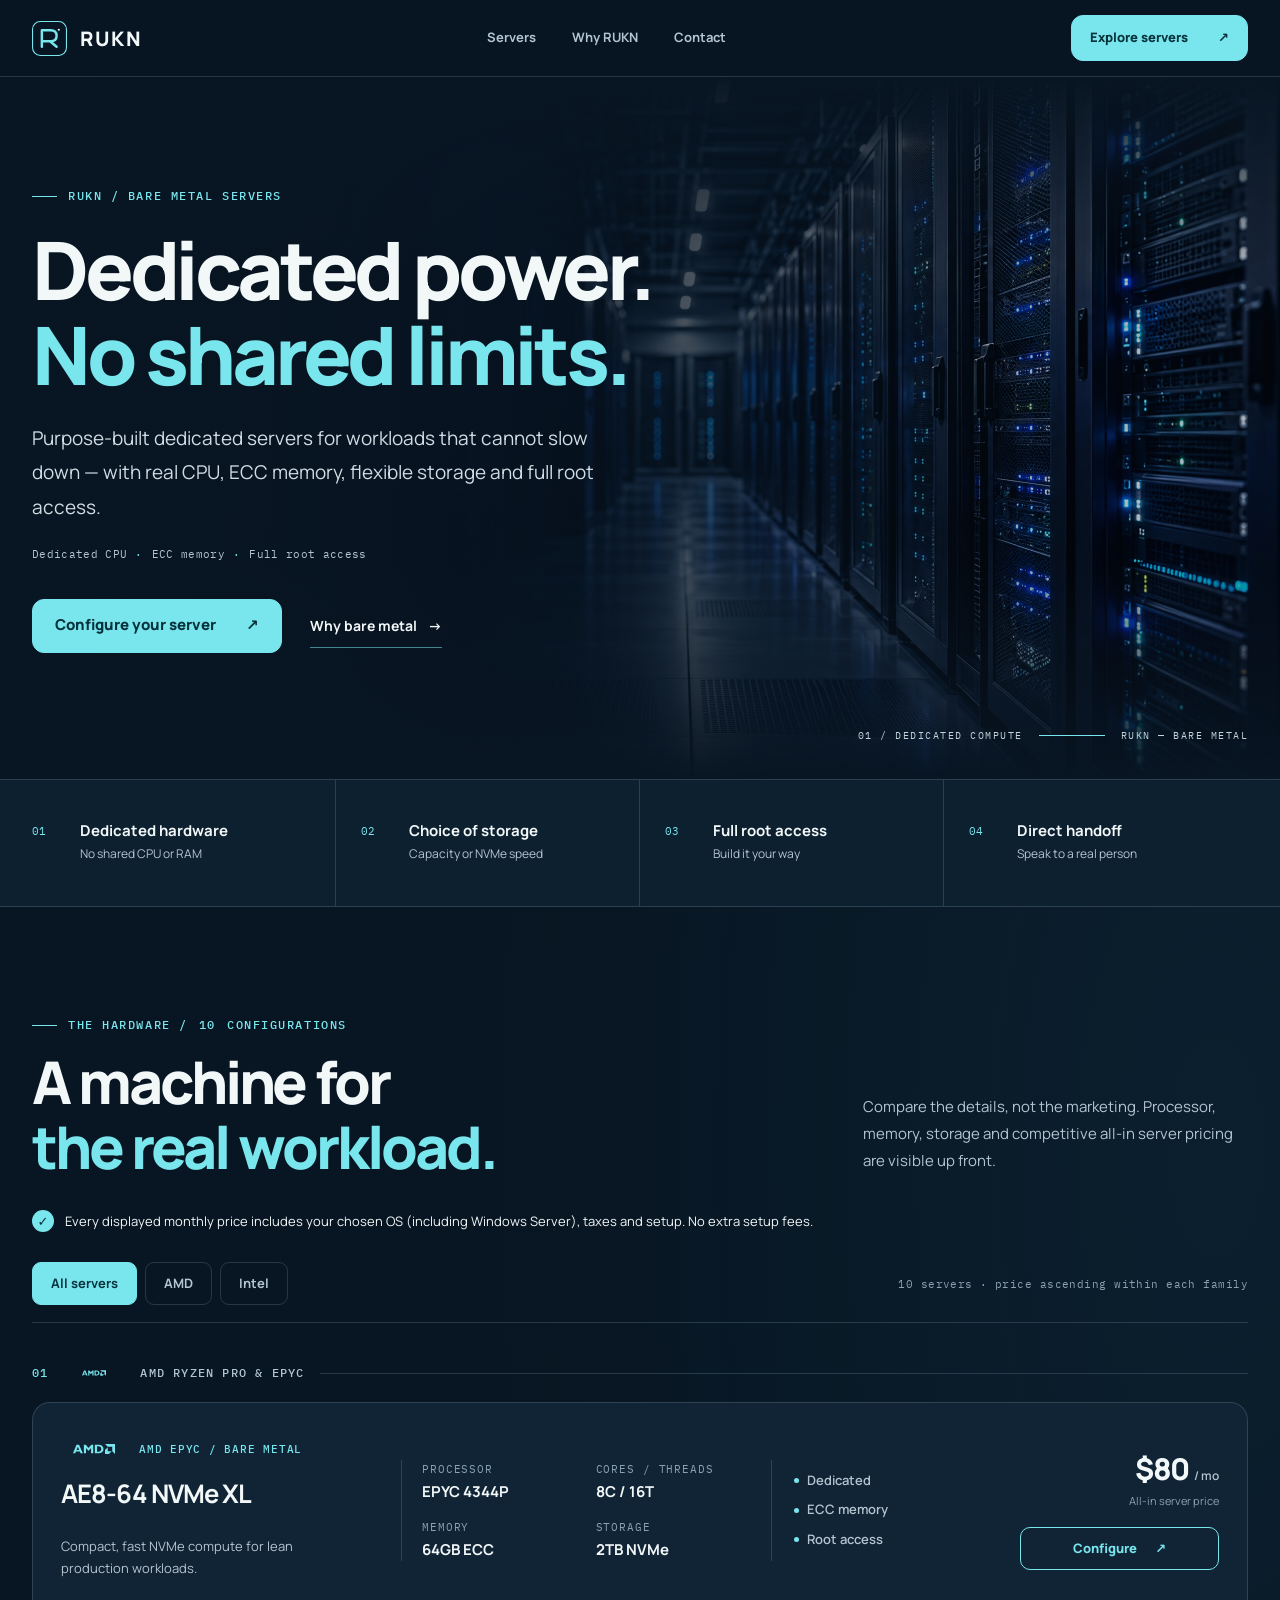
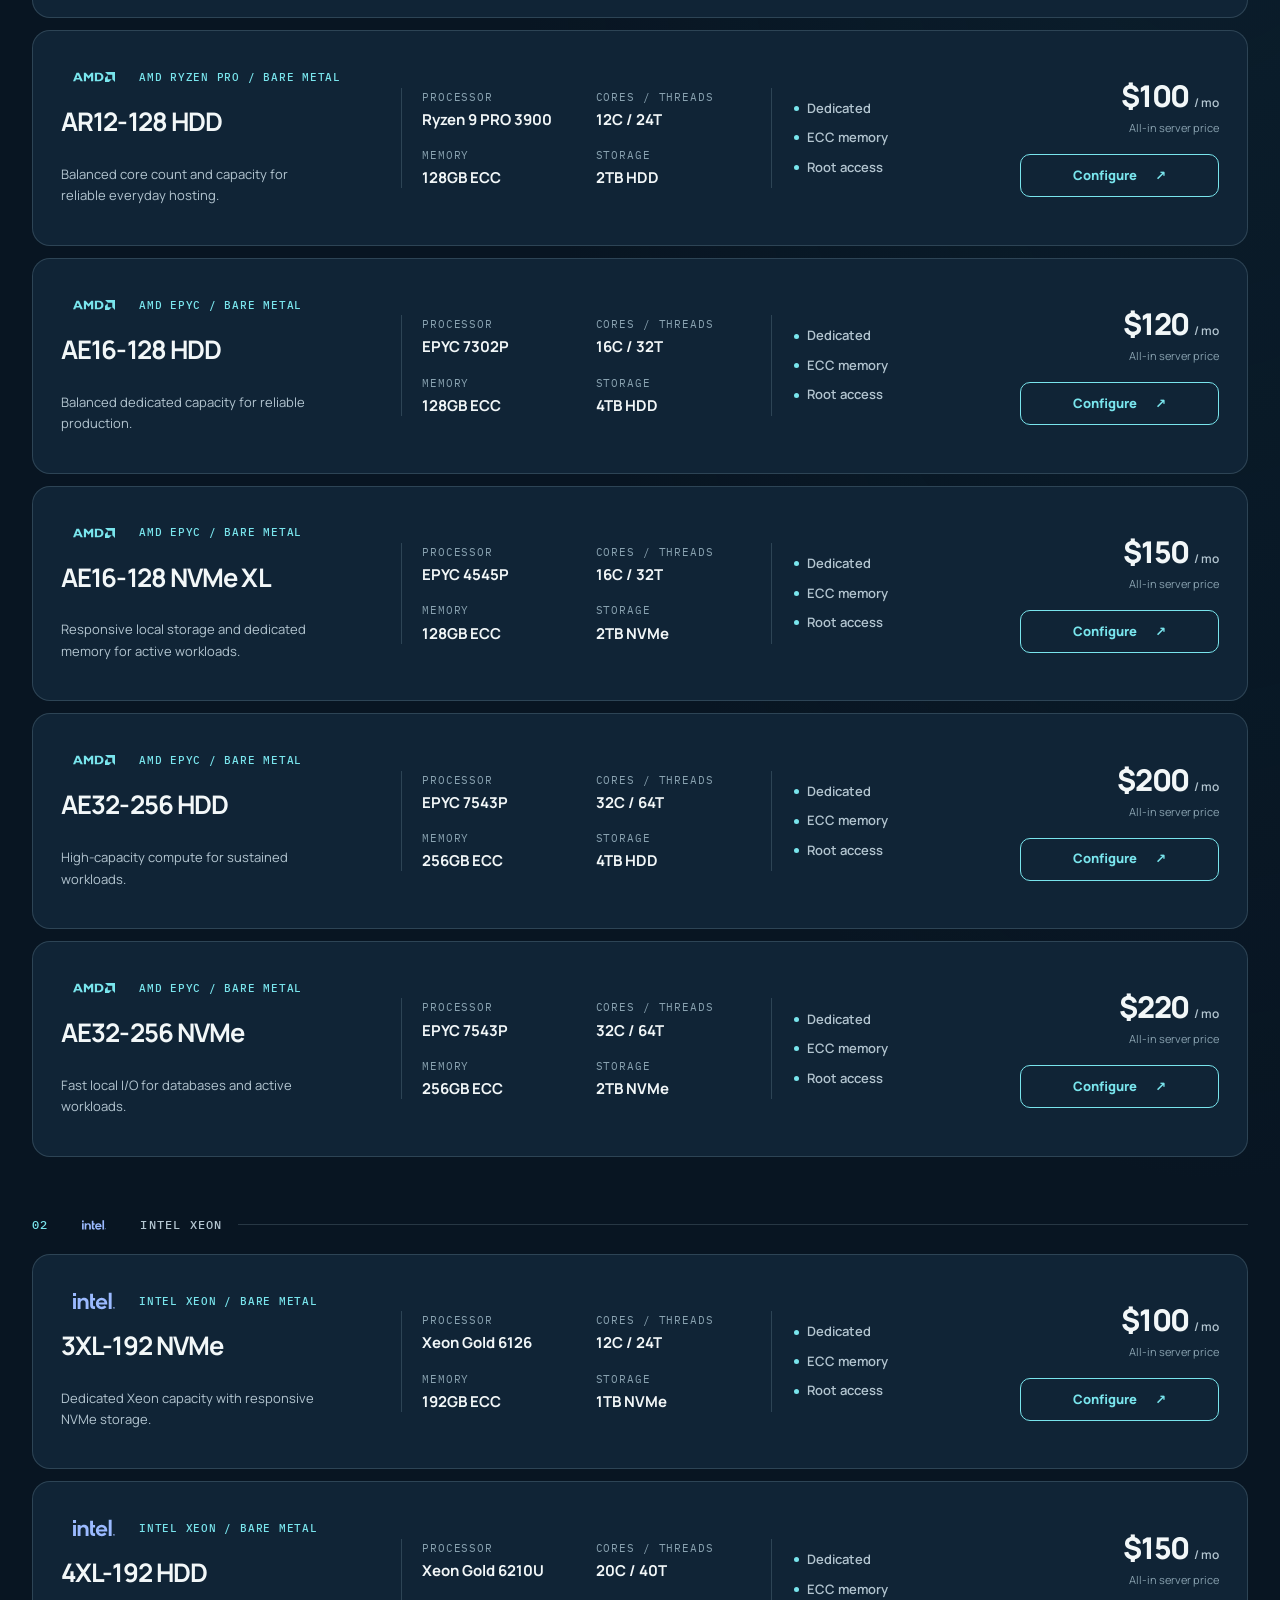
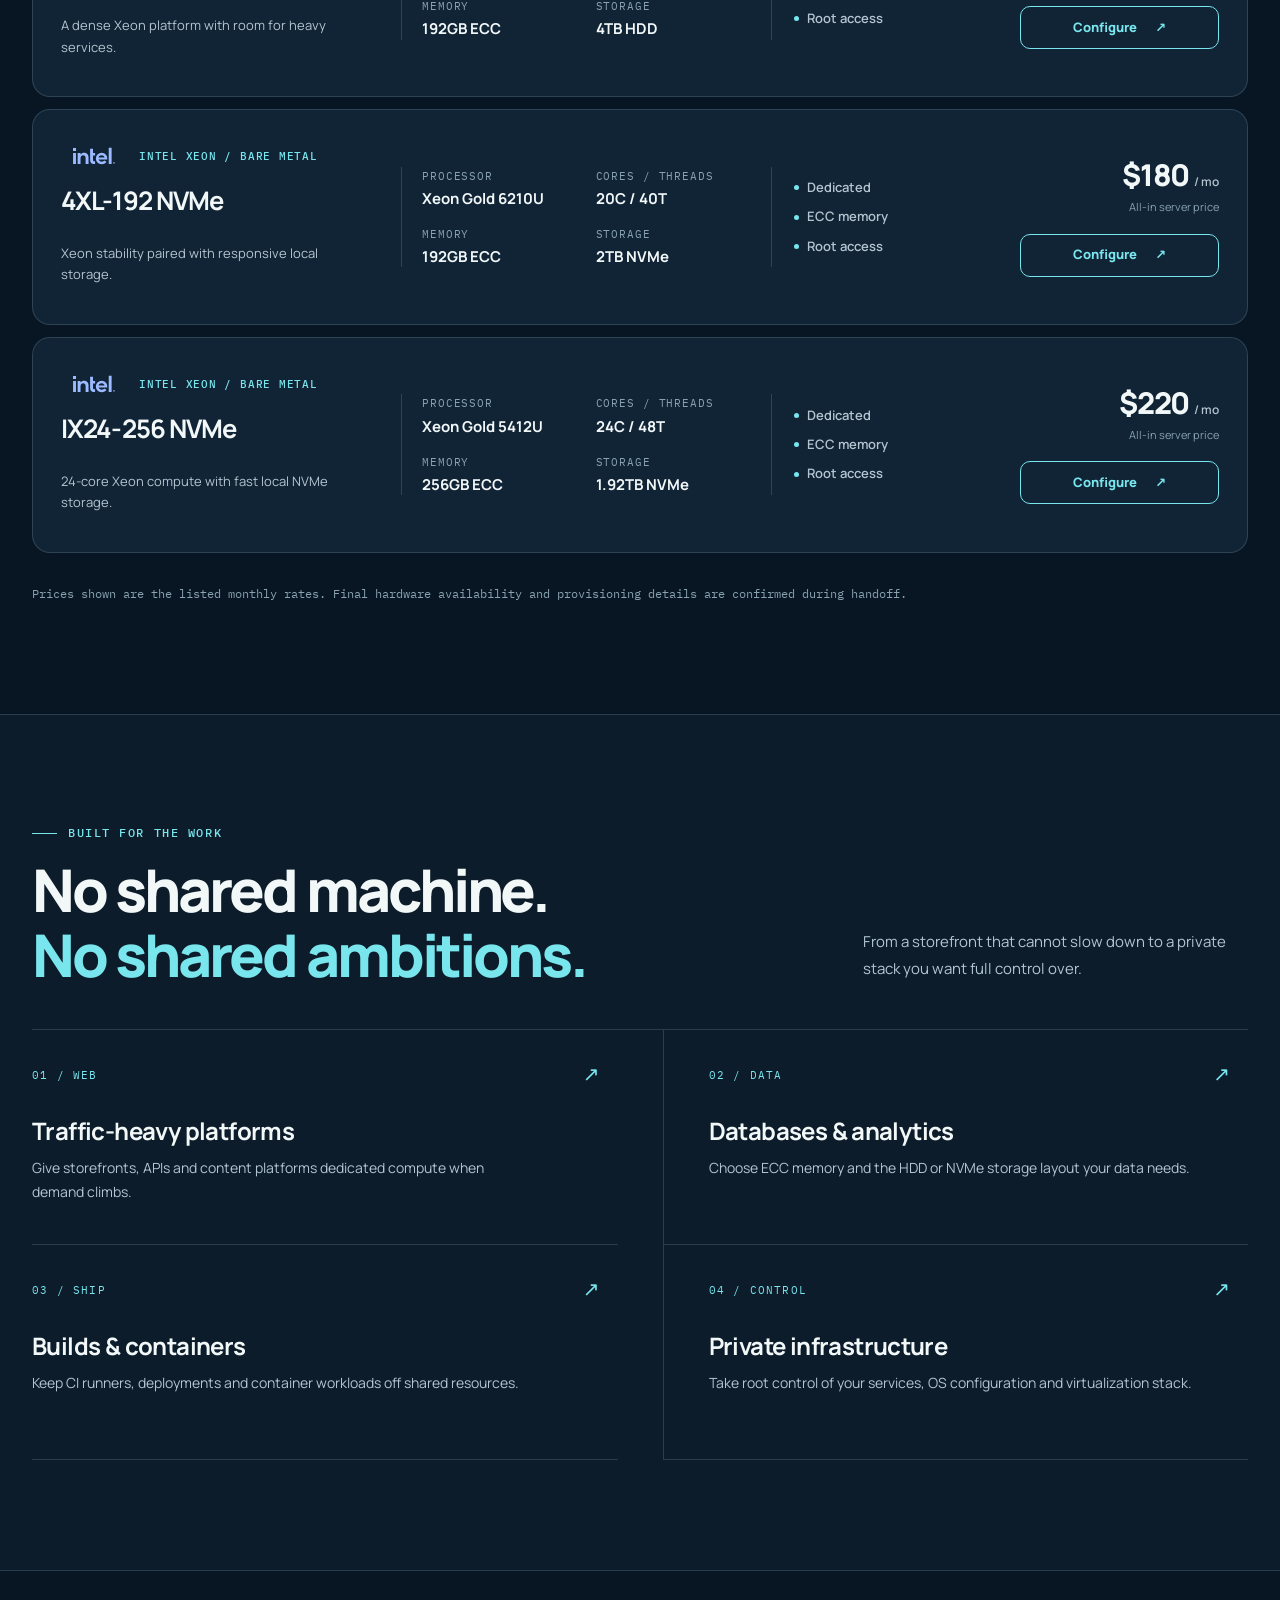
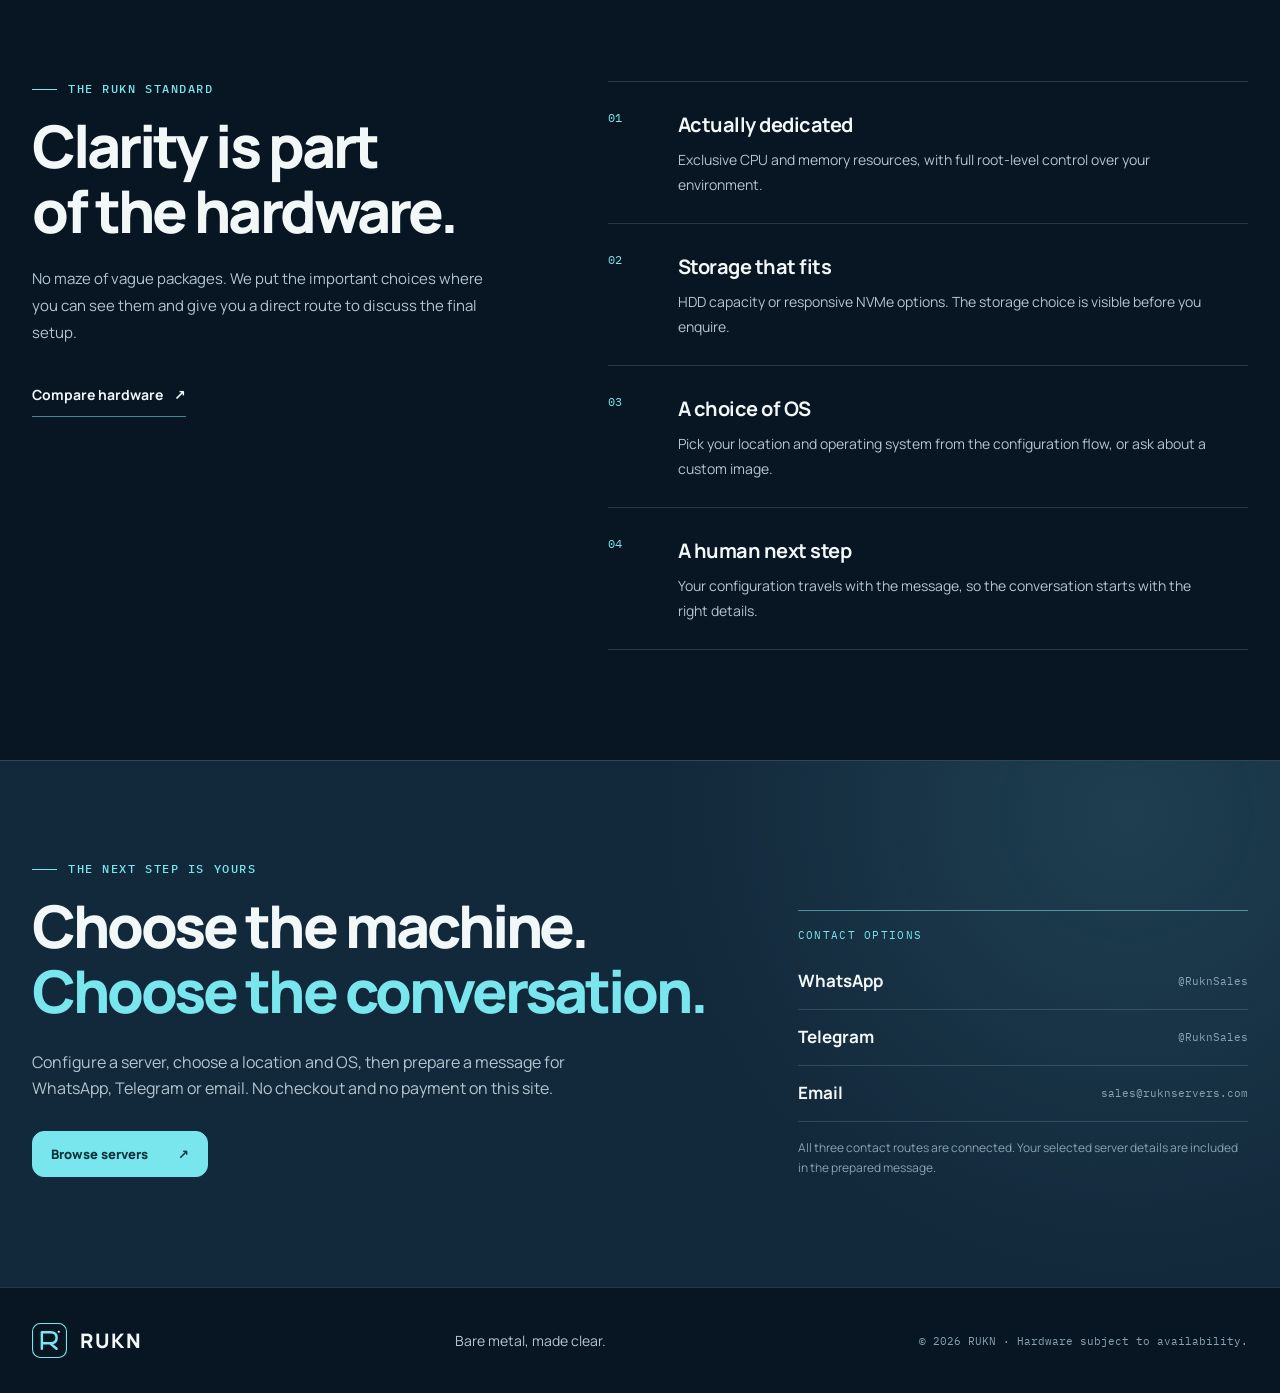
<file: index.html>
<!doctype html>
<html lang="en">
<head>
  <meta charset="utf-8">
  <meta name="viewport" content="width=device-width, initial-scale=1">
  <meta name="theme-color" content="#081522">
  <meta name="description" content="Compare RUKN dedicated bare metal servers with AMD and Intel CPUs, ECC RAM, NVMe storage, full root access and clear monthly pricing. Contact sales directly.">
  <meta name="keywords" content="dedicated servers, bare metal servers, AMD dedicated servers, Intel Xeon dedicated servers, NVMe dedicated servers, ECC RAM servers, root access servers, RUKN servers">
  <meta name="robots" content="index, follow, max-image-preview:large">
  <meta name="author" content="RUKN"><meta name="application-name" content="RUKN Dedicated Servers">
  <meta name="referrer" content="strict-origin-when-cross-origin">
  <link rel="canonical" href="https://ruknservers.com/">
  <meta property="og:type" content="website">
  <meta property="og:site_name" content="RUKN">
  <meta property="og:locale" content="en_US">
  <meta property="og:title" content="Dedicated Bare Metal Servers | AMD &amp; Intel | RUKN">
  <meta property="og:description" content="Compare RUKN dedicated bare metal servers with AMD and Intel CPUs, ECC RAM, NVMe storage and clear monthly pricing.">
  <meta property="og:url" content="https://ruknservers.com/">
  <meta property="og:image" content="https://ruknservers.com/assets/hero-datacenter.png">
  <meta property="og:image:secure_url" content="https://ruknservers.com/assets/hero-datacenter.png">
  <meta property="og:image:type" content="image/png">
  <meta property="og:image:width" content="2560">
  <meta property="og:image:height" content="1440">
  <meta property="og:image:alt" content="RUKN dedicated bare metal servers in a data center">
  <meta name="twitter:card" content="summary_large_image">
  <meta name="twitter:title" content="Dedicated Bare Metal Servers | AMD &amp; Intel | RUKN">
  <meta name="twitter:description" content="Compare RUKN dedicated bare metal servers with AMD and Intel CPUs, ECC RAM, NVMe storage and clear monthly pricing.">
  <meta name="twitter:image" content="https://ruknservers.com/assets/hero-datacenter.png">
  <meta name="twitter:image:alt" content="RUKN dedicated bare metal servers">
  <title>Dedicated Bare Metal Servers | AMD &amp; Intel | RUKN</title>
  <!-- Google tag (gtag.js) -->
  <script async src="https://www.googletagmanager.com/gtag/js?id=G-X8VDVF9PNL"></script>
  <script>
    window.dataLayer = window.dataLayer || [];
    function gtag(){dataLayer.push(arguments);}
    gtag('js', new Date());
    gtag('config', 'G-X8VDVF9PNL');
    gtag('config', 'AW-10878250469');
  </script>
  <script type="application/ld+json">
  {
    "@context": "https://schema.org",
    "@type": "Organization",
    "name": "RUKN",
    "url": "https://ruknservers.com/",
    "description": "Dedicated bare metal servers with AMD and Intel CPUs, ECC RAM, NVMe storage, full root access and direct sales contact.",
    "logo": "https://ruknservers.com/assets/icons/rukn-mark.svg",
    "email": "mailto:sales@ruknservers.com",
    "sameAs": ["https://t.me/RuknSales", "https://wa.me/RuknSales"]
  }
  </script>

  <link rel="icon" type="image/svg+xml" href="/assets/icons/rukn-mark-round.svg?v=20261007-1">
  <link rel="preconnect" href="https://fonts.googleapis.com">
  <link rel="preconnect" href="https://fonts.gstatic.com" crossorigin>
  <link rel="stylesheet" href="https://fonts.googleapis.com/css2?family=IBM+Plex+Mono:wght@400;500;600&family=Manrope:wght@400;500;600;700;800&display=swap">
  <link rel="stylesheet" href="/assets/styles.css?v=20261002-hero-motion-v6">
  <script src="/assets/app.js?v=20261007-contact-conversions-v1" defer></script>
</head>
<body>
  <a class="skip-link" href="#main">Skip to content</a>
  <header class="site-header">
    <div class="container nav">
      <a class="brand" href="#top" aria-label="RUKN home"><span class="brand-mark" aria-hidden="true"><img src="/assets/icons/rukn-mark.svg?v=2" alt="" width="35" height="35"></span><span class="brand-word">RUKN</span></a>
      <nav class="nav-links" aria-label="Main navigation"><a href="#servers">Servers</a><a href="#standard">Why RUKN</a><a href="#contact">Contact</a></nav>
      <a class="nav-cta" href="#servers">Explore servers <span aria-hidden="true">↗</span></a>
    </div>
  </header>

  <main id="main">
    <section class="hero" id="top" aria-labelledby="hero-title">
      <div class="hero-art" aria-hidden="true"></div>
      <div class="container hero-inner">
        <div class="hero-content">
          <div class="eyebrow"><span class="eyebrow-dot"></span>RUKN / BARE METAL SERVERS</div>
          <h1 id="hero-title">Dedicated power.<br><em>No shared limits.</em></h1>
          <p class="hero-copy">Purpose-built dedicated servers for workloads that cannot slow down — with real CPU, ECC memory, flexible storage and full root access.</p>
          <div class="hero-proof" aria-label="Dedicated server benefits"><span>Dedicated CPU</span><span>ECC memory</span><span>Full root access</span></div>
          <div class="hero-actions"><a class="button-primary" href="#servers">Configure your server <span aria-hidden="true">↗</span></a><a class="button-text" href="#standard">Why bare metal <span aria-hidden="true">→</span></a></div>
        </div>
        <div class="hero-caption" aria-hidden="true"><span>01 / DEDICATED COMPUTE</span><span class="caption-line"></span><span>RUKN — BARE METAL</span></div>
      </div>
    </section>

    <section class="trust-bar" aria-label="RUKN service fundamentals"><div class="container trust-inner">
      <div><span class="trust-number">01</span><strong>Dedicated hardware</strong><small>No shared CPU or RAM</small></div>
      <div><span class="trust-number">02</span><strong>Choice of storage</strong><small>Capacity or NVMe speed</small></div>
      <div><span class="trust-number">03</span><strong>Full root access</strong><small>Build it your way</small></div>
      <div><span class="trust-number">04</span><strong>Direct handoff</strong><small>Speak to a real person</small></div>
    </div></section>

    <section class="catalog section" id="servers" aria-labelledby="catalog-title"><div class="container">
      <div class="section-head"><div><div class="eyebrow">THE HARDWARE / <span id="totalCount">10</span> CONFIGURATIONS</div><h2 id="catalog-title">A machine for<br><em>the real workload.</em></h2></div><p>Compare the details, not the marketing. Processor, memory, storage and competitive all-in server pricing are visible up front.</p></div>
      <p class="pricing-inclusion"><span aria-hidden="true">✓</span>Every displayed monthly price includes your chosen OS (including Windows Server), taxes and setup. No extra setup fees.</p>
      <div class="catalog-toolbar"><div class="catalog-nav" role="group" aria-label="Filter server families"><button class="filter-button active" type="button" data-filter="all" aria-pressed="true">All servers</button><button class="filter-button" type="button" data-filter="amd" aria-pressed="false">AMD</button><button class="filter-button" type="button" data-filter="intel" aria-pressed="false">Intel</button></div><p class="catalog-sort" id="catalogCount" aria-live="polite">10 servers · price ascending within each family</p></div>
      <div class="catalog-group" id="amdGroup"><div class="group-heading"><span class="group-number">01</span><img src="/assets/icons/amd.svg?v=2" width="60" height="24" alt="AMD"><span>AMD Ryzen PRO &amp; EPYC</span><span class="group-rule"></span></div><div class="product-list" id="amdList"></div></div>
      <div class="catalog-group" id="intelGroup"><div class="group-heading"><span class="group-number">02</span><img src="/assets/icons/intel.svg?v=2" width="60" height="24" alt="Intel"><span>Intel Xeon</span><span class="group-rule"></span></div><div class="product-list" id="intelList"></div></div>
      <p class="catalog-disclaimer">Prices shown are the listed monthly rates. Final hardware availability and provisioning details are confirmed during handoff.</p>
    </div></section>

    <section class="use-section section" aria-labelledby="use-title"><div class="container"><div class="section-head section-head-compact"><div><div class="eyebrow">BUILT FOR THE WORK</div><h2 id="use-title">No shared machine.<br><em>No shared ambitions.</em></h2></div><p>From a storefront that cannot slow down to a private stack you want full control over.</p></div>
      <div class="use-grid">
        <a class="use-card" href="#servers"><span>01 / WEB</span><h3>Traffic-heavy platforms</h3><p>Give storefronts, APIs and content platforms dedicated compute when demand climbs.</p><i aria-hidden="true">↗</i></a>
        <a class="use-card" href="#servers"><span>02 / DATA</span><h3>Databases &amp; analytics</h3><p>Choose ECC memory and the HDD or NVMe storage layout your data needs.</p><i aria-hidden="true">↗</i></a>
        <a class="use-card" href="#servers"><span>03 / SHIP</span><h3>Builds &amp; containers</h3><p>Keep CI runners, deployments and container workloads off shared resources.</p><i aria-hidden="true">↗</i></a>
        <a class="use-card" href="#servers"><span>04 / CONTROL</span><h3>Private infrastructure</h3><p>Take root control of your services, OS configuration and virtualization stack.</p><i aria-hidden="true">↗</i></a>
      </div>
    </div></section>

    <section class="standard-section section" id="standard" aria-labelledby="standard-title"><div class="container standard-layout"><div class="standard-intro"><div class="eyebrow">THE RUKN STANDARD</div><h2 id="standard-title">Clarity is part<br>of the hardware.</h2><p>No maze of vague packages. We put the important choices where you can see them and give you a direct route to discuss the final setup.</p><a class="inline-link" href="#servers">Compare hardware <span aria-hidden="true">↗</span></a></div><div class="standard-list"><article><span>01</span><div><h3>Actually dedicated</h3><p>Exclusive CPU and memory resources, with full root-level control over your environment.</p></div></article><article><span>02</span><div><h3>Storage that fits</h3><p>HDD capacity or responsive NVMe options. The storage choice is visible before you enquire.</p></div></article><article><span>03</span><div><h3>A choice of OS</h3><p>Pick your location and operating system from the configuration flow, or ask about a custom image.</p></div></article><article><span>04</span><div><h3>A human next step</h3><p>Your configuration travels with the message, so the conversation starts with the right details.</p></div></article></div></div></section>

    <section class="contact-section" id="contact" aria-labelledby="contact-title"><div class="container contact-layout"><div><div class="eyebrow">THE NEXT STEP IS YOURS</div><h2 id="contact-title">Choose the machine.<br><em>Choose the conversation.</em></h2><p>Configure a server, choose a location and OS, then prepare a message for WhatsApp, Telegram or email. No checkout and no payment on this site.</p><a class="button-primary" href="#servers">Browse servers <span aria-hidden="true">↗</span></a></div><div class="contact-rail"><span class="contact-rail-title">CONTACT OPTIONS</span><div class="contact-route">WhatsApp <span>@RuknSales</span></div><div class="contact-route">Telegram <span>@RuknSales</span></div><div class="contact-route">Email <span>sales@ruknservers.com</span></div><small>All three contact routes are connected. Your selected server details are included in the prepared message.</small></div></div></section>
  </main>
  <footer class="site-footer"><div class="container footer-inner"><a class="brand" href="#top" aria-label="RUKN, back to top"><span class="brand-mark" aria-hidden="true"><img src="/assets/icons/rukn-mark.svg?v=2" alt="" width="35" height="35"></span><span class="brand-word">RUKN</span></a><p>Bare metal, made clear.</p><small>© 2026 RUKN · Hardware subject to availability.</small></div></footer>

  <dialog class="order-dialog" id="orderDialog" aria-labelledby="orderTitle" aria-describedby="orderDescription"><div class="order-shell">
    <div class="order-top"><div><div class="eyebrow">CONFIGURE YOUR SERVER</div><h2 id="orderTitle">Server</h2><p id="orderDescription">Choose your preferences and prepare your message. No payment is taken here.</p></div><button class="dialog-close" type="button" data-close-order aria-label="Close configuration dialog">×</button></div>
    <aside class="order-selected" aria-label="Order summary"><span class="selected-label">ORDER SUMMARY</span><div class="order-hero-line"><strong id="orderHardware">—</strong><span class="order-selected-price" id="summaryPrice">—</span></div><small class="order-inclusion">Chosen OS (including Windows), taxes &amp; setup included</small></aside>
    <fieldset class="order-fieldset" id="locationField">
      <legend><span>01</span> Server location</legend>
      <div class="location-choice" role="radiogroup" aria-label="Select server country">
        <label><input type="radio" name="country" value="USA"><span class="location-option"><img src="/assets/icons/flags/us.svg?v=1" alt="" width="24" height="16"><span class="location-name">USA</span></span></label>
        <label><input type="radio" name="country" value="Germany"><span class="location-option"><img src="/assets/icons/flags/de.svg?v=1" alt="" width="24" height="16"><span class="location-name">Germany</span></span></label>
        <label><input type="radio" name="country" value="Spain"><span class="location-option"><img src="/assets/icons/flags/es.svg?v=1" alt="" width="24" height="16"><span class="location-name">Spain</span></span></label>
        <label><input type="radio" name="country" value="France"><span class="location-option"><img src="/assets/icons/flags/fr.svg?v=1" alt="" width="24" height="16"><span class="location-name">France</span></span></label>
        <label><input type="radio" name="country" value="UK"><span class="location-option"><img src="/assets/icons/flags/gb.svg?v=1" alt="" width="24" height="16"><span class="location-name">UK</span></span></label>
      </div>
    </fieldset>
    <fieldset class="order-fieldset" id="osField"><legend><span>02</span> Operating system</legend><p class="field-help">Tap an OS to select it, then choose a version if needed.</p><input type="hidden" id="os" value=""><div class="os-choice" role="group" aria-label="Choose operating system"><div class="os-tile" data-os-family="Ubuntu"><button type="button" class="os-family-button" aria-pressed="false"><img src="/assets/icons/ubuntu.svg?v=2" alt="" width="24" height="24"><span>Ubuntu</span></button><select class="os-version-select" aria-label="Ubuntu version"><option>24.04 LTS</option><option>26.04 LTS</option></select></div><div class="os-tile" data-os-family="Debian"><button type="button" class="os-family-button" aria-pressed="false"><img src="/assets/icons/debian.svg?v=2" alt="" width="24" height="24"><span>Debian</span></button><select class="os-version-select" aria-label="Debian version"><option>12</option><option>13</option></select></div><div class="os-tile" data-os-family="AlmaLinux"><button type="button" class="os-family-button" aria-pressed="false"><img src="/assets/icons/almalinux.svg?v=2" alt="" width="24" height="24"><span>AlmaLinux</span></button><select class="os-version-select" aria-label="AlmaLinux version"><option>9</option></select></div><div class="os-tile" data-os-family="Windows"><button type="button" class="os-family-button" aria-pressed="false"><span class="windows-logo" aria-hidden="true"><i></i><i></i><i></i><i></i></span><span>Windows</span></button><select class="os-version-select" aria-label="Windows Server version"><option>Server 2025</option><option>Server 2022</option></select></div><button type="button" class="os-custom" data-os="Other / Custom" aria-pressed="false"><span class="os-custom-icon" aria-hidden="true">+</span><span>Other<small>Custom image</small></span></button></div></fieldset>
    <fieldset class="order-fieldset" id="channelField"><legend><span>03</span> Preferred contact</legend><div class="channel-choice" role="group" aria-label="Choose contact channel"><button class="channel-card" type="button" data-channel="whatsapp" aria-pressed="false"><span class="channel-icon whatsapp-icon" aria-hidden="true"><svg viewBox="0 0 24 24"><path d="M12 3a8.8 8.8 0 0 0-7.6 13.3L3 21l4.9-1.3A9 9 0 1 0 12 3Z"/><path d="M8.4 8.2c.2-.3.4-.3.7.1l.6 1.4c.1.2.1.4-.1.6l-.5.6c.6 1.1 1.5 2 2.6 2.6l.6-.5c.2-.2.4-.2.6-.1l1.4.6c.3.1.4.3.4.5v.5c0 .3-.1.5-.3.7-.3.3-.8.5-1.3.5-1.1 0-2.8-.8-4.1-2.1s-2.1-3-2.1-4.1c0-.5.2-1 .5-1.3Z"/></svg></span><strong>WhatsApp</strong><small>Direct message</small></button><button class="channel-card" type="button" data-channel="telegram" aria-pressed="false"><span class="channel-icon telegram-icon" aria-hidden="true"><svg viewBox="0 0 24 24"><path d="m21 4-17.5 6.8c-.8.3-.8 1.4 0 1.7l4.3 1.4 1.7 5.4c.2.7 1.1.9 1.6.4l2.4-2.4 4.5 3.3c.6.4 1.4.1 1.6-.6L22 5.2c.2-.8-.4-1.5-1-1.2Z"/><path d="m8 13.9 8.7-6.1"/></svg></span><strong>Telegram</strong><small>Direct message</small></button><button class="channel-card" type="button" data-channel="email" aria-pressed="false"><span class="channel-icon email-icon" aria-hidden="true">✉</span><strong>Email</strong><small>Open email draft</small></button></div></fieldset>
    <div class="order-bottom"><div class="order-mini-summary"><span id="summaryServer">Server</span><small id="selectionSummary">Choose your location, OS and contact</small></div><p class="form-error" id="formError" role="alert"></p><button class="dialog-submit" type="button" id="sendOrder" disabled>Choose a contact method <span aria-hidden="true">↗</span></button><div class="form-success" id="formSuccess" role="status" aria-live="polite"></div><p class="contact-note">Select a channel to continue · WhatsApp @RuknSales · Telegram @RuknSales · sales@ruknservers.com</p></div>
  </div></dialog>
</body>
</html>
</file>
<file: assets/styles.css>
:root {
  --ink: #081522;
  --ink-soft: #0d1e2e;
  --surface: #122639;
  --surface-high: #193248;
  --line: rgba(191, 222, 238, .17);
  --line-hot: rgba(121, 229, 237, .55);
  --text: #f2f7f8;
  --muted: #b3c5d0;
  --subtle: #89a2b0;
  --accent: #79e5ed;
  --accent-ink: #06323c;
  --accent-soft: rgba(121, 229, 237, .11);
  --danger: #ffafa4;
  --max: 1320px;
}
* { box-sizing: border-box; }
html { scroll-behavior: smooth; scroll-padding-top: 90px; }
body { margin: 0; background: var(--ink); color: var(--text); font: 400 16px/1.65 'Manrope', system-ui, sans-serif; }
body:has(dialog[open]) { overflow: hidden; }
a { color: inherit; text-decoration: none; }
button, select { font: inherit; }
button { cursor: pointer; }
img, svg { display: block; }
.container { width: min(calc(100% - 64px), var(--max)); margin-inline: auto; }
:focus-visible { outline: 2px solid var(--accent); outline-offset: 3px; }
.skip-link { position: fixed; top: -60px; left: 12px; z-index: 100; padding: 10px 16px; background: var(--accent); color: var(--accent-ink); border-radius: 0 0 12px 12px; font-weight: 800; }
.skip-link:focus { top: 0; }
.eyebrow, .trust-number, .group-heading, .spec-label, .product-kicker, .use-card > span, .standard-list article > span, .catalog-sort, .selected-label, .order-fieldset legend, .contact-rail-title, .contact-note, .hero-caption, .catalog-disclaimer, .site-footer small { font-family: 'IBM Plex Mono', ui-monospace, monospace; }
.eyebrow { display: flex; align-items: center; gap: 11px; color: var(--accent); font-size: 12px; font-weight: 500; letter-spacing: .13em; line-height: 1.4; }
.eyebrow::before { content: ''; flex: 0 0 25px; height: 1px; background: var(--accent); }
.eyebrow-dot { display: none; }

/* Navigation */
.site-header { position: sticky; top: 0; z-index: 30; background: rgba(8, 21, 34, .94); border-bottom: 1px solid var(--line); backdrop-filter: blur(18px); }
.nav { min-height: 76px; display: flex; align-items: center; justify-content: space-between; gap: 28px; }
.brand { display: inline-flex; align-items: center; gap: 13px; white-space: nowrap; }
.brand-mark { width: 35px; height: 35px; flex: 0 0 35px; }
.brand-mark img { width: 35px; height: 35px; }
.brand-word { font-size: 20px; font-weight: 800; letter-spacing: .075em; }
.nav-links { display: flex; align-items: center; gap: 36px; color: var(--muted); font-size: 13px; font-weight: 700; }
.nav-links a:hover { color: var(--accent); }
.nav-cta, .button-primary { display: inline-flex; align-items: center; justify-content: center; gap: 30px; min-height: 46px; border: 1px solid var(--accent); border-radius: 12px; background: var(--accent); color: var(--accent-ink); padding: 11px 18px; font-size: 13px; font-weight: 800; white-space: nowrap; transition: background .2s ease, transform .2s ease, box-shadow .2s ease; }
.nav-cta:hover, .button-primary:hover { background: #adf6f8; transform: translateY(-2px); box-shadow: 0 12px 32px rgba(121,229,237,.13); }

/* Hero: the image is atmospheric, not a separate card or a real-location claim. */
.hero { position: relative; isolation: isolate; min-height: min(710px, 78svh); overflow: hidden; background: #081522; }
.hero-art { position: absolute; inset: 0; z-index: -2; background-image: url('/assets/hero-datacenter.png?v=1'); background-size: cover; background-position: center right; opacity: .87; animation: hero-image-in 1.25s cubic-bezier(.2,.7,.2,1) both; }
.hero::before { content: ''; position: absolute; z-index: -1; inset: 0; background: linear-gradient(90deg, #081522 1%, rgba(8,21,34,.97) 26%, rgba(8,21,34,.68) 54%, rgba(8,21,34,.18) 83%), linear-gradient(0deg, #081522 0%, transparent 31%, rgba(8,21,34,.05) 73%, #081522 100%); }
.hero-inner { min-height: inherit; position: relative; display: flex; align-items: center; padding-block: 110px 125px; }
.hero-content { max-width: 850px; }
.hero-content > * { opacity: 0; animation: hero-reveal .7s cubic-bezier(.2,.7,.2,1) forwards; }
.hero-content > :nth-child(1) { animation-delay: .08s; }
.hero-content > :nth-child(2) { animation-delay: .18s; }
.hero-content > :nth-child(3) { animation-delay: .28s; }
.hero-content > :nth-child(4) { animation-delay: .38s; }
.hero-content > :nth-child(5) { animation-delay: .48s; }
.hero h1 { max-width: 850px; margin: 22px 0 25px; font-size: clamp(3.6rem, 6.3vw, 6.65rem); font-weight: 800; line-height: 1.05; letter-spacing: -.052em; text-wrap: balance; }
.hero h1 em, .section-head h2 em, .contact-layout h2 em { font-style: normal; color: var(--accent); }
.hero-copy { max-width: 600px; margin: 0; color: #d0dde4; font-size: clamp(16px, 1.5vw, 19px); line-height: 1.8; }
.hero-proof { display: flex; flex-wrap: wrap; gap: 9px; margin-top: 23px; color: var(--muted); font: 11px 'IBM Plex Mono', monospace; letter-spacing: .03em; }
.hero-proof span { display: inline-flex; align-items: center; gap: 8px; }
.hero-proof span:not(:last-child)::after { content: '·'; color: var(--accent); }
.hero-actions { display: flex; flex-wrap: wrap; align-items: center; gap: 16px 28px; margin-top: 38px; }
.hero-actions .button-primary { min-height: 54px; padding-inline: 22px; font-size: 15px; }
.button-text, .inline-link { display: inline-flex; align-items: center; gap: 11px; min-height: 44px; color: var(--text); font-size: 14px; font-weight: 700; border-bottom: 1px solid var(--line-hot); transition: color .2s ease, gap .2s ease; }
.button-text:hover, .inline-link:hover { color: var(--accent); gap: 16px; }
.hero-caption { position: absolute; bottom: 35px; right: 0; display: flex; align-items: center; gap: 16px; color: #c2d4dc; font-size: 10px; letter-spacing: .15em; }
.caption-line { width: 66px; height: 1px; background: var(--accent); }
@keyframes hero-image-in { from { opacity: 0; transform: scale(1.035); } to { opacity: .87; transform: scale(1); } }
@keyframes hero-reveal { from { opacity: 0; transform: translateY(14px); } to { opacity: 1; transform: translateY(0); } }
.trust-bar { border-block: 1px solid var(--line); background: #0d2030; }
.trust-inner { display: grid; grid-template-columns: repeat(4, 1fr); }
.trust-inner > div { min-height: 126px; display: grid; align-content: center; grid-template-columns: 36px 1fr; gap: 3px 12px; padding: 18px 25px; border-right: 1px solid var(--line); }
.trust-inner > div:first-child { padding-left: 0; }
.trust-inner > div:last-child { border-right: 0; }
.trust-number { grid-row: span 2; align-self: start; color: var(--accent); font-size: 11px; }
.trust-inner strong { font-size: 15px; line-height: 1.25; }
.trust-inner small { color: var(--muted); font-size: 12px; }

/* Catalog */
.section { padding-block: 110px; }
.catalog { background: radial-gradient(ellipse at 95% 8%, rgba(19,63,82,.24), transparent 42%), var(--ink); }
.section-head { display: flex; align-items: end; justify-content: space-between; gap: 48px; margin-bottom: 46px; }
.section-head h2, .standard-intro h2, .contact-layout h2 { margin: 16px 0 0; font-size: clamp(2.7rem, 4.6vw, 4.7rem); font-weight: 800; line-height: 1.1; letter-spacing: -.05em; text-wrap: balance; }
.section-head > p { max-width: 385px; margin: 0 0 5px; color: var(--muted); font-size: 15px; line-height: 1.8; }
.pricing-inclusion { display: flex; align-items: center; gap: 11px; margin: -15px 0 30px; color: var(--text); font-size: 13px; line-height: 1.55; }
.pricing-inclusion span { flex: 0 0 22px; width: 22px; height: 22px; display: grid; place-items: center; border-radius: 50%; color: var(--accent-ink); background: var(--accent); font-weight: 800; }
.catalog-toolbar { display: flex; justify-content: space-between; align-items: center; gap: 14px; margin-bottom: 38px; padding: 0 0 17px; border-bottom: 1px solid var(--line); }
.catalog-nav { display: flex; gap: 8px; }
.filter-button { min-height: 43px; border: 1px solid var(--line); border-radius: 9px; background: transparent; color: var(--muted); padding: 9px 18px; font-size: 13px; font-weight: 700; transition: background .2s, color .2s, border-color .2s; }
.filter-button:hover, .filter-button.active { color: var(--accent-ink); border-color: var(--accent); background: var(--accent); }
.catalog-sort { margin: 0; color: var(--subtle); font-size: 11px; letter-spacing: .04em; }
.catalog-group { margin-bottom: 56px; }
.catalog-group[hidden] { display: none; }
.group-heading { display: flex; align-items: center; gap: 16px; margin-bottom: 17px; color: var(--muted); font-size: 12px; font-weight: 500; letter-spacing: .1em; text-transform: uppercase; }
.group-heading img { width: 60px; height: 24px; object-fit: contain; }
.group-number { color: var(--accent); font-size: 12px; }
.group-rule { height: 1px; flex: 1; background: var(--line); }
.product-list { display: grid; gap: 12px; }
.product-row { position: relative; display: grid; grid-template-columns: minmax(210px, 1.2fr) minmax(270px, 1.4fr) minmax(145px, .77fr) minmax(150px, .75fr); align-items: center; gap: 22px; min-height: 178px; padding: 25px 28px; background: #102436; border: 1px solid var(--line); border-radius: 18px; transition: transform .2s ease, border-color .2s ease, background .2s ease; }
.product-row::before { content: ''; position: absolute; inset: 22px auto 22px 0; width: 2px; background: transparent; border-radius: 3px; transition: background .2s; }
.product-row:hover { background: #173148; border-color: var(--line-hot); transform: translateY(-2px); }
.product-row:hover::before { background: var(--accent); }
.product-identity { min-width: 0; }
.product-kicker { display: flex; align-items: center; gap: 12px; color: var(--accent); font-size: 11px; font-weight: 500; letter-spacing: .07em; text-transform: uppercase; }
.family-logo { width: 66px; height: 42px; object-fit: contain; flex: 0 0 66px; }
.product-name { margin-top: 7px; font-size: clamp(21px, 2vw, 29px); font-weight: 700; letter-spacing: -.035em; line-height: 1.3; }
.product-description { max-width: 270px; margin-top: 8px; color: var(--muted); font-size: 13px; line-height: 1.65; }
.product-specs { display: grid; grid-template-columns: repeat(2, minmax(0, 1fr)); gap: 16px 18px; padding: 0 20px; border-inline: 1px solid var(--line); }
.spec { min-width: 0; }
.spec-label { display: block; margin-bottom: 4px; color: var(--subtle); font-size: 11px; letter-spacing: .08em; text-transform: uppercase; }
.spec-value { display: block; font-size: 15px; font-weight: 700; line-height: 1.35; overflow-wrap: anywhere; }
.feature-line { display: flex; flex-direction: column; align-items: flex-start; gap: 8px; color: var(--muted); font-size: 13px; font-weight: 600; }
.feature-line span { display: flex; gap: 8px; align-items: center; }
.feature-line span::before { content: ''; width: 5px; height: 5px; border-radius: 50%; background: var(--accent); }
.product-price { display: flex; flex-direction: column; align-items: flex-end; text-align: right; white-space: nowrap; }
.price { font-size: 30px; font-weight: 800; letter-spacing: -.04em; line-height: 1.2; }
.price small { color: var(--muted); font-size: 12px; font-weight: 600; letter-spacing: 0; }
.price-note { margin-top: 5px; color: var(--subtle); font-size: 11px; }
.order-button { width: 100%; min-height: 43px; display: inline-flex; justify-content: center; align-items: center; gap: 18px; margin-top: 17px; padding: 9px 13px; border: 1px solid var(--accent); border-radius: 10px; color: var(--accent); background: transparent; font-size: 13px; font-weight: 800; transition: background .2s, color .2s; }
.order-button:hover { color: var(--accent-ink); background: var(--accent); }
.catalog-disclaimer { margin: -25px 0 0; color: var(--subtle); font-size: 12px; line-height: 1.7; }
/* Use cases and standards */
.use-section { background: #0c1c2a; border-block: 1px solid var(--line); }
.section-head-compact { margin-bottom: 42px; }
.use-grid { display: grid; grid-template-columns: repeat(2, minmax(0, 1fr)); column-gap: 45px; border-top: 1px solid var(--line); }
.use-card { position: relative; min-height: 215px; padding: 30px 42px 35px 0; border-bottom: 1px solid var(--line); }
.use-card:nth-child(even) { padding-left: 45px; border-left: 1px solid var(--line); }
.use-card:hover h3, .use-card:focus-visible h3 { color: var(--accent); }
.use-card > span { color: var(--accent); font-size: 11px; letter-spacing: .11em; }
.use-card h3 { margin: 29px 0 10px; font-size: 24px; line-height: 1.25; letter-spacing: -.025em; transition: color .2s; }
.use-card p { max-width: 490px; margin: 0; color: var(--muted); font-size: 14px; line-height: 1.7; }
.use-card i { position: absolute; right: 18px; top: 27px; color: var(--accent); font-size: 20px; font-style: normal; }
.standard-section { background: #081522; }
.standard-layout { display: grid; grid-template-columns: .85fr 1.15fr; gap: clamp(55px, 8vw, 150px); }
.standard-intro { position: sticky; top: 136px; align-self: start; }
.standard-intro h2 { margin-bottom: 21px; }
.standard-intro p { max-width: 480px; margin: 0 0 27px; color: var(--muted); font-size: 15px; line-height: 1.8; }
.standard-list { border-top: 1px solid var(--line); }
.standard-list article { display: grid; grid-template-columns: 55px 1fr; gap: 15px; padding: 26px 0; border-bottom: 1px solid var(--line); }
.standard-list article > span { color: var(--accent); font-size: 12px; }
.standard-list h3 { margin: 0 0 7px; font-size: 20px; letter-spacing: -.025em; }
.standard-list p { max-width: 540px; margin: 0; color: var(--muted); font-size: 14px; line-height: 1.75; }
.contact-section { padding: 100px 0 110px; background: radial-gradient(circle at 88% 10%, rgba(121,229,237,.12), transparent 38%), #12283b; border-top: 1px solid var(--line); }
.contact-layout { display: grid; grid-template-columns: 1.2fr .8fr; align-items: end; gap: 90px; }
.contact-layout h2 { max-width: 800px; }
.contact-layout p { max-width: 590px; margin: 25px 0 30px; color: var(--muted); font-size: 16px; }
.contact-rail { border-top: 1px solid var(--line-hot); }
.contact-rail-title { display: block; padding: 15px 0 10px; color: var(--accent); font-size: 11px; letter-spacing: .12em; }
.contact-rail .contact-route { display: flex; justify-content: space-between; align-items: center; gap: 15px; min-height: 56px; border-bottom: 1px solid var(--line); font-size: 17px; font-weight: 700; }
.contact-route span { color: var(--subtle); font: 11px 'IBM Plex Mono', monospace; text-align: right; }
.contact-rail small { display: block; margin-top: 16px; color: var(--subtle); font-size: 12px; }
.site-footer { border-top: 1px solid var(--line); background: #081522; }
.footer-inner { min-height: 105px; display: flex; align-items: center; justify-content: space-between; gap: 24px; }
.footer-inner p { margin: 0; color: var(--muted); font-size: 14px; }
.footer-inner small { color: var(--subtle); font-size: 11px; }

/* Native accessible configuration dialog */
.order-dialog { width: min(calc(100% - 30px), 760px); max-width: none; max-height: calc(100dvh - 24px); padding: 0; border: 1px solid var(--line-hot); border-radius: 24px; overflow-y: auto; color: var(--text); background: #102438; box-shadow: 0 40px 100px rgba(0, 0, 0, .64); }
.order-dialog::backdrop { background: rgba(3, 12, 21, .84); backdrop-filter: blur(8px); }
.order-shell { padding: 0 30px; }
.order-top { display: flex; justify-content: space-between; gap: 20px; padding: 30px 0 22px; border-bottom: 1px solid var(--line); }
.order-top h2 { margin: 8px 0 3px; font-size: 31px; line-height: 1.2; letter-spacing: -.04em; }
.order-top p { margin: 0; color: var(--muted); font-size: 13px; }
.dialog-close { flex: 0 0 38px; width: 38px; height: 38px; border: 1px solid var(--line); border-radius: 10px; background: transparent; color: var(--text); font-size: 25px; line-height: 1; }
.dialog-close:hover { border-color: var(--accent); color: var(--accent); }
.order-selected { display: block; padding: 19px 0 21px; border-bottom: 1px solid var(--line); }
.selected-label { flex-basis: 100%; color: var(--subtle); font-size: 10px; letter-spacing: .12em; }
.order-hero-line { display: flex; align-items: center; justify-content: space-between; gap: 15px; margin-top: 7px; }
.order-selected strong { min-width: 0; font-size: 15px; line-height: 1.5; }
.order-selected-price { color: var(--accent); font-size: 19px; font-weight: 800; white-space: nowrap; }
.order-inclusion { display: block; margin-top: 3px; color: var(--accent); font-size: 11px; line-height: 1.5; text-align: right; }
.order-fieldset { min-width: 0; margin: 0; padding: 22px 0 24px; border: 0; border-bottom: 1px solid var(--line); }
.order-fieldset legend { float: left; width: 100%; margin: 0 0 14px; padding: 0; color: var(--text); font-size: 13px; font-weight: 600; letter-spacing: .03em; }
.order-fieldset legend span { margin-right: 12px; color: var(--accent); }
.order-fieldset::after { content: ''; display: block; clear: both; }
.field-help { clear: both; margin: 0 0 14px; color: var(--subtle); font-size: 12px; }
.location-choice { clear: both; display: grid; grid-template-columns: repeat(5, 1fr); gap: 8px; }
.location-choice label { position: relative; cursor: pointer; }
.location-choice input { position: absolute; inset: 0; width: 100%; height: 100%; margin: 0; opacity: 0; cursor: pointer; }
.location-option { min-height: 50px; display: flex; justify-content: center; align-items: center; gap: 9px; padding: 7px 6px; border: 1px solid var(--line); border-radius: 10px; color: var(--muted); background: #152d41; font-size: 12px; font-weight: 700; transition: background .2s, border-color .2s, color .2s, box-shadow .2s; }
.location-option img { flex: 0 0 24px; width: 24px; height: 16px; object-fit: cover; border-radius: 2px; box-shadow: 0 0 0 1px rgba(255,255,255,.19); }
.location-choice input:hover + .location-option, .location-choice input:checked + .location-option { border-color: var(--accent); background: var(--accent-soft); color: var(--accent); }
.location-choice input:checked + .location-option { box-shadow: inset 0 0 0 1px rgba(121,229,237,.33); }
.location-choice input:focus-visible + .location-option { outline: 2px solid var(--accent); outline-offset: 2px; }
.os-choice { clear: both; display: grid; grid-template-columns: repeat(5, minmax(0, 1fr)); gap: 9px; }
.os-tile, .os-custom { min-width: 0; min-height: 107px; padding: 10px; border: 1px solid var(--line); border-radius: 12px; background: #152d41; transition: background .2s, border-color .2s; }
.os-tile.selected, .os-custom.selected, .os-tile:hover, .os-custom:hover { border-color: var(--accent); background: var(--accent-soft); }
.os-family-button { width: 100%; min-height: 53px; display: flex; align-items: center; gap: 8px; padding: 0; border: 0; background: transparent; color: var(--text); font-size: 12px; font-weight: 700; text-align: left; }
.os-family-button img, .windows-logo { flex: 0 0 24px; width: 24px; height: 24px; object-fit: contain; }
.os-family-button span:last-child { min-width: 0; overflow-wrap: anywhere; }
.os-tile.selected .os-family-button { color: var(--accent); }
.os-version-select { width: 100%; min-height: 31px; border: 1px solid var(--line); border-radius: 6px; background: #0c2032; color: var(--text); font: 11px 'IBM Plex Mono', monospace; padding: 4px; }
.os-version-select:focus-visible { outline-offset: 2px; }
.windows-logo { display: grid; grid-template-columns: repeat(2, 11px); grid-template-rows: repeat(2, 11px); gap: 2px; }
.windows-logo i { background: #77b7f7; }
.os-custom { display: flex; align-items: center; gap: 10px; color: var(--text); font-size: 12px; font-weight: 700; text-align: left; }
.os-custom-icon { flex: 0 0 24px; width: 24px; height: 24px; display: grid; place-items: center; border: 1px solid var(--accent); border-radius: 5px; color: var(--accent); font: 18px 'IBM Plex Mono', monospace; }
.os-custom small { display: block; margin-top: 2px; color: var(--subtle); font-size: 11px; font-weight: 400; }
.channel-choice { clear: both; display: grid; grid-template-columns: repeat(3, 1fr); gap: 9px; }
.channel-card { min-width: 0; min-height: 92px; display: grid; grid-template-columns: 35px 1fr; grid-template-rows: 1fr 1fr; align-items: center; gap: 0 8px; border: 1px solid var(--line); border-radius: 12px; background: #152d41; color: var(--text); padding: 12px; text-align: left; transition: border-color .2s, background .2s, transform .2s; }
.channel-card:hover, .channel-card.selected { border-color: var(--accent); background: var(--accent-soft); transform: translateY(-2px); }
.channel-card .channel-icon { grid-row: span 2; width: 31px; height: 31px; display: grid; place-items: center; border-radius: 9px; }
.channel-icon svg { width: 23px; height: 23px; fill: none; stroke: currentColor; stroke-width: 1.7; stroke-linecap: round; stroke-linejoin: round; }
.whatsapp-icon { color: #4ae0aa; background: rgba(74,224,170,.13); }
.telegram-icon { color: #9abffc; background: rgba(154,191,252,.13); }
.email-icon { color: #a7e6ed; background: rgba(167,230,237,.13); font-size: 20px; }
.channel-card strong { align-self: end; font-size: 13px; }
.channel-card small { align-self: start; color: var(--subtle); font-size: 11px; }
.order-bottom { position: sticky; bottom: 0; margin-inline: -30px; padding: 15px 30px 20px; background: #102438; border-top: 1px solid var(--line); box-shadow: 0 -15px 25px rgba(8,21,34,.5); }
.order-mini-summary { display: flex; align-items: center; justify-content: space-between; flex-wrap: wrap; gap: 4px 15px; margin-bottom: 11px; }
.order-mini-summary span { font-weight: 800; font-size: 14px; }
.order-mini-summary small { color: var(--muted); font-size: 12px; }
.form-error { min-height: 0; margin: 0; color: var(--danger); font-size: 12px; font-weight: 700; }
.form-error:not(:empty) { margin-bottom: 10px; }
.dialog-submit { width: 100%; min-height: 50px; display: flex; align-items: center; justify-content: space-between; border: 1px solid var(--accent); border-radius: 11px; padding: 11px 17px; background: var(--accent); color: var(--accent-ink); font-size: 14px; font-weight: 800; }
.dialog-submit:hover { background: #adf6f8; }
.dialog-submit:disabled { cursor: not-allowed; opacity: .45; border-color: var(--line); background: #203649; color: var(--muted); }
.form-success { display: none; margin-top: 12px; padding: 12px; border: 1px solid var(--line-hot); border-radius: 10px; color: var(--text); background: #173549; font-size: 13px; line-height: 1.6; overflow-wrap: anywhere; }
.form-success.visible { display: block; }
.form-success a, .form-success button { color: var(--accent); background: transparent; border: 0; text-decoration: underline; font: inherit; font-weight: 700; }
.form-success textarea { width: 100%; min-height: 92px; margin-top: 8px; padding: 9px; border: 1px solid var(--line); border-radius: 8px; background: var(--ink); color: var(--text); font: 12px 'IBM Plex Mono', monospace; resize: vertical; }
.contact-note { margin: 11px 0 0; color: var(--subtle); text-align: center; font-size: 10px; line-height: 1.4; }

@media (max-width: 1130px) {
  .product-row { grid-template-columns: minmax(200px, 1fr) minmax(270px, 1.25fr) minmax(150px, .75fr); }
  .product-price { grid-column: 3; grid-row: 1; }
  .feature-line { grid-column: 1 / -1; flex-direction: row; gap: 20px; border-top: 1px solid var(--line); padding-top: 12px; }
  .product-row { row-gap: 18px; }
  .trust-inner > div { padding-inline: 12px; }
}
@media (max-width: 900px) {
  .nav-links { gap: 15px; }
  .section-head, .standard-layout, .contact-layout { grid-template-columns: 1fr; }
  .section-head { display: block; }
  .section-head > p { max-width: 570px; margin: 19px 0 0; }
  .standard-layout, .contact-layout { display: grid; gap: 45px; }
  .standard-intro { position: static; }
  .product-row { grid-template-columns: 1.1fr 1.2fr .7fr; }
}
@media (max-width: 720px) {
  html { scroll-padding-top: 65px; }
  .container { width: min(calc(100% - 36px), var(--max)); }
  .nav { min-height: 64px; }
  .nav-links { display: none; }
  .nav-cta { min-height: 38px; padding: 8px 12px; gap: 9px; font-size: 12px; }
  .hero { min-height: 640px; }
  .hero-art { background-position: 59% center; opacity: .45; }
  .hero::before { background: linear-gradient(90deg, rgba(8,21,34,.94), rgba(8,21,34,.67)), linear-gradient(0deg, #081522, transparent 50%, #081522); }
  .hero-inner { padding-block: 80px 105px; }
  .hero h1 { font-size: clamp(2.75rem, 9.2vw, 4.5rem); line-height: 1.1; letter-spacing: -.043em; }
  .hero-copy { max-width: 540px; }
  .hero-caption { bottom: 25px; right: 0; font-size: 11px; }
  .hero-caption span:first-child, .caption-line { display: none; }
  .trust-inner { grid-template-columns: repeat(2, 1fr); }
  .trust-inner > div { min-height: 110px; padding: 18px 10px; }
  .trust-inner > div:first-child { padding-left: 10px; }
  .trust-inner > div:nth-child(2) { border-right: 0; }
  .trust-inner > div:nth-child(-n+2) { border-bottom: 1px solid var(--line); }
  .section { padding-block: 76px; }
  .section-head h2, .standard-intro h2, .contact-layout h2 { font-size: clamp(2.55rem, 9vw, 3.6rem); }
  .catalog-toolbar { align-items: flex-start; flex-direction: column; gap: 10px; }
  .product-row { grid-template-columns: minmax(0, 1fr) auto; align-items: start; gap: 16px; min-height: 0; padding: 20px; }
  .product-identity { grid-column: 1; grid-row: 1; }
  .product-price { grid-column: 2; grid-row: 1; }
  .product-specs { grid-column: 1 / -1; grid-row: 2; padding: 16px 0 0; border: 0; border-top: 1px solid var(--line); }
  .feature-line { grid-column: 1 / -1; grid-row: 3; padding-top: 12px; }
  .product-name { font-size: 22px; }
  .product-description { max-width: 400px; }
  .price { font-size: 25px; }
  .order-button { min-width: 125px; }
  .contact-section { padding-block: 76px; }
  .footer-inner { min-height: 125px; flex-wrap: wrap; justify-content: start; gap: 4px 25px; padding-block: 24px; }
  .footer-inner small { flex-basis: 100%; }
}
@media (max-width: 520px) {
  .hero { min-height: 680px; }
  .hero-actions { align-items: stretch; flex-direction: column; max-width: 295px; gap: 14px; }
  .hero-actions .button-primary { justify-content: space-between; }
  .button-text { align-self: flex-start; }
  .eyebrow { font-size: 10px; letter-spacing: .09em; }
  .eyebrow::before { flex-basis: 15px; }
  .trust-inner > div { grid-template-columns: 24px 1fr; gap: 2px 5px; }
  .trust-inner strong { font-size: 13px; }
  .trust-inner small { font-size: 11px; }
  .filter-button { padding: 8px 12px; font-size: 12px; }
  .group-heading { gap: 9px; font-size: 10px; }
  .group-heading img { width: 45px; }
  .product-row { grid-template-columns: minmax(0, 1fr) auto; gap: 14px; padding: 17px 15px; }
  .product-kicker { font-size: 10px; gap: 5px; }
  .family-logo { width: 50px; height: 32px; flex-basis: 50px; }
  .product-name { font-size: 18px; line-height: 1.25; }
  .product-description { font-size: 12px; }
  .product-price { min-width: 105px; }
  .price { font-size: 23px; }
  .price-note { font-size: 11px; }
  .order-button { min-width: 0; margin-top: 10px; min-height: 40px; font-size: 12px; gap: 5px; }
  .spec-value { font-size: 14px; }
  .feature-line { flex-wrap: wrap; gap: 4px 12px; font-size: 11px; }
  .use-grid { grid-template-columns: 1fr; }
  .use-card, .use-card:nth-child(even) { min-height: 0; padding: 25px 25px 28px 0; border-left: 0; }
  .use-card h3 { margin-top: 26px; font-size: 21px; }
  .use-card i { right: 4px; }
  .standard-list article { grid-template-columns: 37px 1fr; }
  .order-dialog { width: calc(100% - 14px); max-height: calc(100dvh - 14px); border-radius: 18px; }
  .order-shell { padding: 0 17px; }
  .order-top { padding-top: 18px; }
  .order-top h2 { font-size: 24px; }
  .order-top p { font-size: 12px; }
  .order-bottom { margin-inline: -17px; padding: 12px 17px 15px; }
  .location-choice { grid-template-columns: repeat(3, 1fr); }
  .location-option { min-height: 65px; flex-direction: column; gap: 5px; padding: 8px 4px; }
  .os-choice { grid-template-columns: repeat(2, minmax(0, 1fr)); }
  .channel-choice { grid-template-columns: repeat(3, minmax(0, 1fr)); }
  .channel-card { display: flex; flex-direction: column; justify-content: center; align-items: center; min-height: 88px; gap: 3px; padding: 8px 4px; text-align: center; }
  .channel-card strong { align-self: center; font-size: 11px; }
  .channel-card small { display: none; }
  .order-mini-summary small { font-size: 11px; }
  .contact-note { font-size: 11px; }
}
@media (max-width: 350px) {
  .product-row { grid-template-columns: 1fr; }
  .product-price { grid-column: 1; grid-row: 2; align-items: stretch; text-align: left; border-top: 1px solid var(--line); padding-top: 9px; }
  .product-specs { grid-row: 3; }
  .feature-line { grid-row: 4; }
  .trust-inner > div { min-height: 120px; }
}
@media (prefers-reduced-motion: reduce) {
  *, *::before, *::after { scroll-behavior: auto !important; animation-duration: .01ms !important; animation-delay: 0s !important; transition-duration: .01ms !important; }
  .hero-content > *, .hero-art { opacity: 1; transform: none; }
}
</file>
